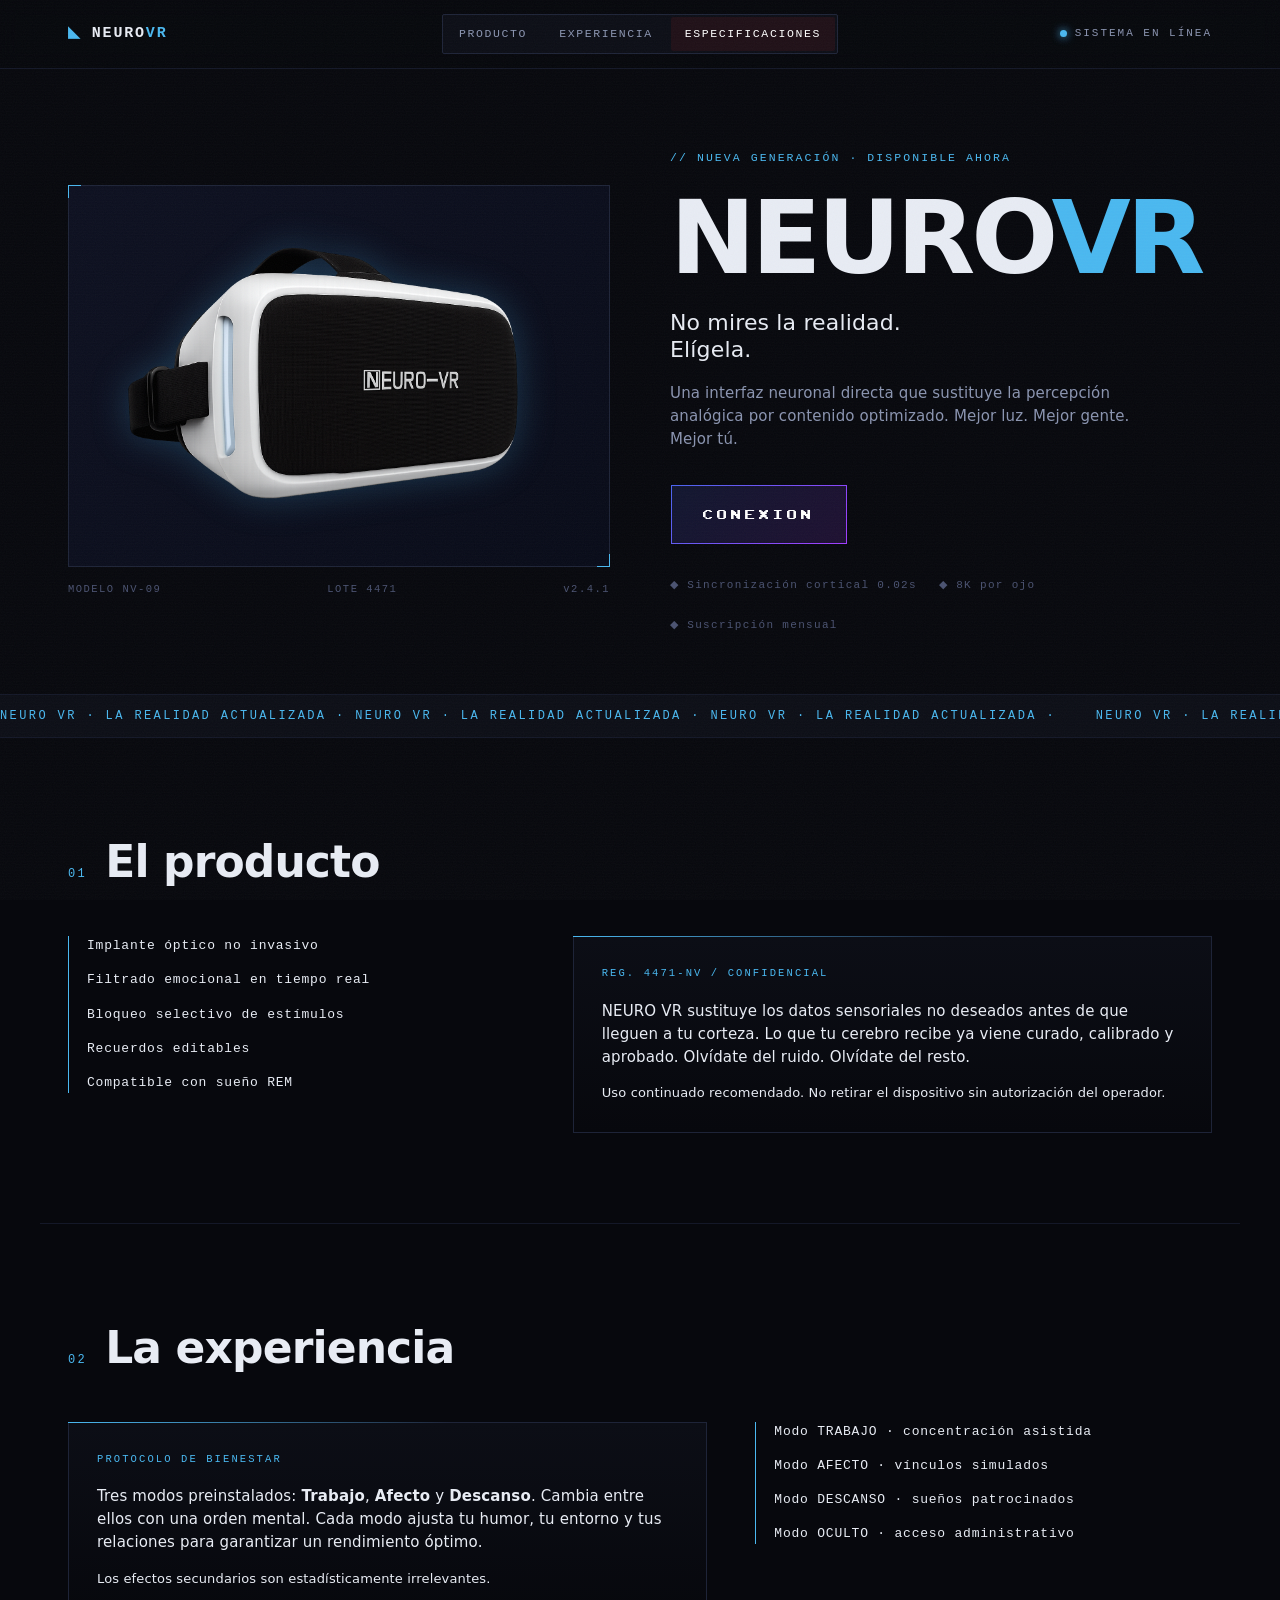
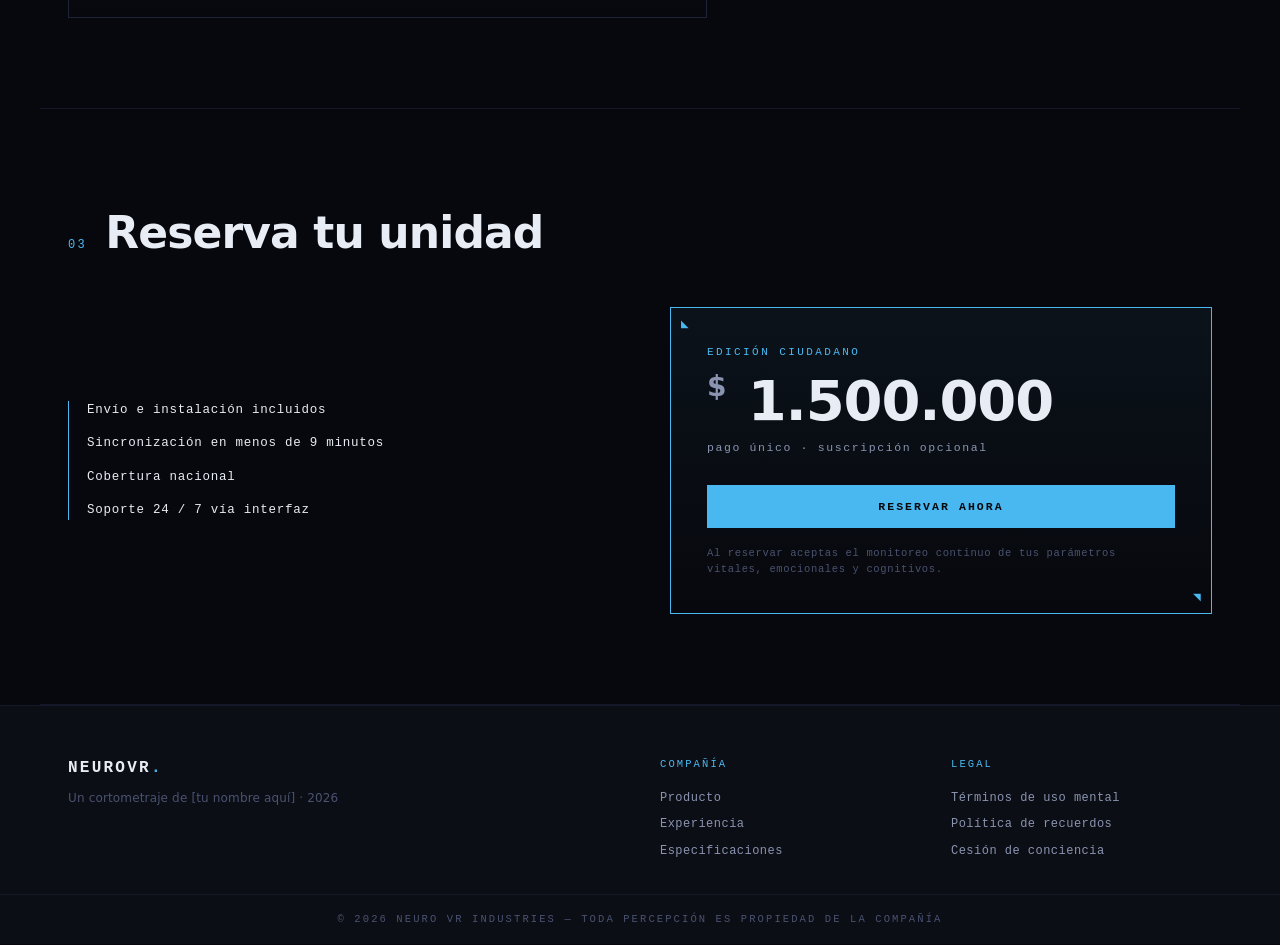
<file: index.html>
<!DOCTYPE html>
<html lang="es">
<head>
<meta charset="UTF-8" />
<meta name="viewport" content="width=device-width, initial-scale=1.0" />
<title>NEURO VR — La realidad que mereces</title>
<link rel="stylesheet" href="styles.css" />
</head>
<body>
  <div class="scanlines"></div>
  <div class="grain"></div>

  <header class="nav">
    <div class="nav-inner">
      <a href="#top" class="brand">
        <span class="brand-mark">◣</span>
        <span class="brand-name">NEURO<span>VR</span></span>
      </a>
      <nav class="tabs">
        <a href="#producto" class="tab">Producto</a>
        <a href="#experiencia" class="tab">Experiencia</a>
        <a href="#especificaciones" class="tab">Especificaciones</a>
      </nav>
      <div class="status">
        <span class="dot"></span>
        <span class="status-text">SISTEMA EN LÍNEA</span>
      </div>
    </div>
  </header>

  <main id="top">
    <!-- HERO -->
    <section class="hero">
      <div class="hero-grid">
        <div class="hero-visual">
          <div class="device">
            <div class="device-glow"></div>
            <img src="./assets/neurosinfondo.png" alt="Neuro VR — Modelo NV-09" class="device-img" />
          </div>
          <div class="device-meta">
            <span>MODELO NV-09</span>
            <span>LOTE 4471</span>
            <span>v2.4.1</span>
          </div>
        </div>

        <div class="hero-copy">
          <div class="eyebrow">// nueva generación · disponible ahora</div>
          <h1 class="hero-title">NEURO<span class="accent">VR</span></h1>
          <p class="hero-tagline">No mires la realidad.<br/>Elígela.</p>
          <p class="hero-desc">
            Una interfaz neuronal directa que sustituye la percepción analógica
            por contenido optimizado. Mejor luz. Mejor gente. Mejor tú.
          </p>

          <!-- BOTÓN CONEXION -->
          <a href="desconexion.html" class="btn-glitch" id="btnConexion">
            <span class="glitch-des">DES</span><span class="glitch-text">CONEXION</span>
          </a>

          <div class="hero-strip">
            <span>◆ Sincronización cortical 0.02s</span>
            <span>◆ 8K por ojo</span>
            <span>◆ Suscripción mensual</span>
          </div>
        </div>
      </div>
    </section>

    <!-- TICKER -->
    <div class="ticker">
      <div class="ticker-track">
        <span>NEURO VR · LA REALIDAD ACTUALIZADA · NEURO VR · LA REALIDAD ACTUALIZADA · NEURO VR · LA REALIDAD ACTUALIZADA ·&nbsp;</span>
        <span>NEURO VR · LA REALIDAD ACTUALIZADA · NEURO VR · LA REALIDAD ACTUALIZADA · NEURO VR · LA REALIDAD ACTUALIZADA ·&nbsp;</span>
      </div>
    </div>

    <!-- PRODUCTO / INFO 1 -->
    <section id="producto" class="section info-block">
      <div class="section-head">
        <span class="section-num">01</span>
        <h2>El producto</h2>
      </div>
      <div class="info-grid">
        <ul class="bullets">
          <li>Implante óptico no invasivo</li>
          <li>Filtrado emocional en tiempo real</li>
          <li>Bloqueo selectivo de estímulos</li>
          <li>Recuerdos editables</li>
          <li>Compatible con sueño REM</li>
        </ul>
        <div class="frame-box">
          <div class="frame-label">REG. 4471-NV / CONFIDENCIAL</div>
          <p>
            NEURO VR sustituye los datos sensoriales no deseados antes de que
            lleguen a tu corteza. Lo que tu cerebro recibe ya viene curado,
            calibrado y aprobado. Olvídate del ruido. Olvídate del resto.
          </p>
          <p class="muted">
            Uso continuado recomendado. No retirar el dispositivo sin autorización del operador.
          </p>
        </div>
      </div>
    </section>

    <!-- EXPERIENCIA / INFO 2 -->
    <section id="experiencia" class="section info-block alt">
      <div class="section-head">
        <span class="section-num">02</span>
        <h2>La experiencia</h2>
      </div>
      <div class="info-grid reverse">
        <div class="frame-box">
          <div class="frame-label">PROTOCOLO DE BIENESTAR</div>
          <p>
            Tres modos preinstalados: <strong>Trabajo</strong>, <strong>Afecto</strong>
            y <strong>Descanso</strong>. Cambia entre ellos con una orden mental.
            Cada modo ajusta tu humor, tu entorno y tus relaciones para garantizar
            un rendimiento óptimo.
          </p>
          <p class="muted">
            Los efectos secundarios son estadísticamente irrelevantes.
          </p>
        </div>
        <ul class="bullets">
          <li>Modo TRABAJO · concentración asistida</li>
          <li>Modo AFECTO · vínculos simulados</li>
          <li>Modo DESCANSO · sueños patrocinados</li>
          <li>Modo OCULTO · acceso administrativo</li>
        </ul>
      </div>
    </section>

    <!-- ESPECIFICACIONES + PRECIO -->
    <section id="especificaciones" class="section price-block">
      <div class="section-head">
        <span class="section-num">03</span>
        <h2>Reserva tu unidad</h2>
      </div>

      <div class="price-grid">
        <ul class="bullets compact">
          <li>Envío e instalación incluidos</li>
          <li>Sincronización en menos de 9 minutos</li>
          <li>Cobertura nacional</li>
          <li>Soporte 24 / 7 vía interfaz</li>
        </ul>

        <div class="price-card">
          <div class="price-label">EDICIÓN CIUDADANO</div>
          <div class="price-amount">
            <span class="currency">$</span>
            <span class="number">1.500.000</span>
          </div>
          <div class="price-sub">pago único · suscripción opcional</div>
          <button id="btnReservar" class="btn btn-primary full">RESERVAR AHORA</button>
          <div class="price-fine">
            Al reservar aceptas el monitoreo continuo de tus parámetros vitales,
            emocionales y cognitivos.
          </div>
        </div>
      </div>
    </section>
  </main>

  <footer class="foot">
    <div class="foot-inner">
      <div>
        <div class="foot-brand">NEUROVR<span class="accent">.</span></div>
        <div class="muted small">Un cortometraje de [tu nombre aquí] · 2026</div>
      </div>
      <div class="foot-cols">
        <div>
          <div class="foot-h">Compañía</div>
          <a href="#producto">Producto</a>
          <a href="#experiencia">Experiencia</a>
          <a href="#especificaciones">Especificaciones</a>
        </div>
        <div>
          <div class="foot-h">Legal</div>
          <a href="#">Términos de uso mental</a>
          <a href="#">Política de recuerdos</a>
          <a href="#">Cesión de conciencia</a>
        </div>
      </div>
    </div>
    <div class="foot-strip">
      © 2026 NEURO VR INDUSTRIES — TODA PERCEPCIÓN ES PROPIEDAD DE LA COMPAÑÍA
    </div>
  </footer>

  <!-- MODAL DE COMPRA -->
  <div class="modal-overlay" id="purchaseModal">
    <div class="modal-box">
      <button class="modal-close" onclick="closePurchaseModal()">✕</button>
      <div class="modal-content">
        <div class="modal-badge">// COMPRA COMPLETADA</div>
        <h2 class="modal-title">GRACIAS POR TU COMPRA</h2>
        <p class="modal-text">Tu NEURO-VR ha sido reservado exitosamente.</p>
        <p class="modal-subtext">Acércate a un agente de ventas para completar tu instalación y sincronización.</p>
        <div class="modal-actions">
          <!-- <button class="btn btn-secondary" onclick="closePurchaseModal()">RECLAMA TU NEURO-VR</button> -->
          <a href="desconexion.html" class="btn btn-primary">EXPLORAR DESCONEXION</a>
        </div>
      </div>
    </div>
  </div>

  <!-- <audio id="soundtrack" src="assets/soundtrack.wav" loop preload="auto"></audio> -->
  <script src="script.js"></script>
</body>
</html>
</file>
<file: styles.css>
@font-face {
  font-family: "ArcadeClassic";
  src: url("assets/font/ARCADECLASSIC.TTF") format("truetype");
  font-weight: normal;
  font-style: normal;
}

:root {
  --bg: #07080d;
  --bg-2: #0c0e16;
  --fg: #e8ecf4;
  --fg-dim: #8a94b0;
  --muted: #4a5270;
  --line: #141828;
  --line-2: #1e2438;
  --accent: #4ab8f0;
  --accent-2: #6ecfff;
  --mono: "JetBrains Mono", "IBM Plex Mono", ui-monospace, Menlo, Consolas, monospace;
  --sans: "Inter", "Helvetica Neue", system-ui, -apple-system, sans-serif;
}

* { box-sizing: border-box; }
html, body {
  margin: 0;
  padding: 0;
  background: var(--bg);
  color: var(--fg);
  font-family: var(--sans);
  font-size: 15px;
  line-height: 1.55;
  letter-spacing: 0.01em;
  scroll-behavior: smooth;
  overflow-x: hidden;
}

a { color: inherit; text-decoration: none; }
button { font-family: inherit; }

/* ───── Overlays ───── */
.scanlines {
  position: fixed; inset: 0;
  pointer-events: none;
  background: repeating-linear-gradient(
    to bottom,
    rgba(255,255,255,0.015) 0px,
    rgba(255,255,255,0.015) 1px,
    transparent 1px,
    transparent 3px
  );
  z-index: 9998;
  mix-blend-mode: overlay;
}
.grain {
  position: fixed; inset: 0;
  pointer-events: none;
  opacity: 0.08;
  z-index: 9999;
  background-image: url("data:image/svg+xml;utf8,<svg xmlns='http://www.w3.org/2000/svg' width='200' height='200'><filter id='n'><feTurbulence type='fractalNoise' baseFrequency='0.9' numOctaves='2' stitchTiles='stitch'/></filter><rect width='100%' height='100%' filter='url(%23n)' opacity='0.5'/></svg>");
}

/* ───── Nav ───── */
.nav {
  position: sticky; top: 0; z-index: 50;
  background: rgba(7,8,13,0.88);
  backdrop-filter: blur(10px);
  border-bottom: 1px solid var(--line);
}
.nav-inner {
  max-width: 1200px;
  margin: 0 auto;
  padding: 14px 28px;
  display: grid;
  grid-template-columns: 1fr auto 1fr;
  align-items: center;
  gap: 24px;
}
.brand {
  display: inline-flex;
  align-items: center;
  gap: 10px;
  font-family: var(--mono);
  font-weight: 600;
  font-size: 15px;
  letter-spacing: 0.12em;
}
.brand-mark { color: var(--accent); }
.brand-name span { color: var(--accent); }

.tabs {
  display: flex;
  gap: 4px;
  border: 1px solid var(--line-2);
  border-radius: 2px;
  padding: 2px;
  background: var(--bg-2);
}
.tab {
  font-family: var(--mono);
  font-size: 11.5px;
  letter-spacing: 0.14em;
  text-transform: uppercase;
  padding: 8px 14px;
  color: var(--fg-dim);
  border-radius: 2px;
  transition: color .2s, background .2s;
}
.tab:hover { color: var(--fg); background: rgba(255,255,255,0.03); }

.status {
  justify-self: end;
  display: inline-flex;
  align-items: center;
  gap: 8px;
  font-family: var(--mono);
  font-size: 11px;
  letter-spacing: 0.18em;
  color: var(--fg-dim);
}
.dot {
  width: 7px; height: 7px;
  background: var(--accent);
  border-radius: 50%;
  box-shadow: 0 0 8px var(--accent);
  animation: blink 1.4s infinite ease-in-out;
}
@keyframes blink { 0%,100%{opacity:1} 50%{opacity:.25} }

/* ───── Hero ───── */
.hero {
  max-width: 1200px;
  margin: 0 auto;
  padding: 80px 28px 60px;
}
.hero-grid {
  display: grid;
  grid-template-columns: 1fr 1fr;
  gap: 60px;
  align-items: center;
}
.hero-visual { position: relative; }
.device {
  position: relative;
  padding: 30px;
  border: 1px solid var(--line-2);
  background: linear-gradient(135deg, #0d1020, #080b18);
}
.device::before, .device::after {
  content: "";
  position: absolute;
  width: 12px; height: 12px;
  border: 1px solid var(--accent);
}
.device::before { top: -1px; left: -1px; border-right: none; border-bottom: none; }
.device::after { bottom: -1px; right: -1px; border-left: none; border-top: none; }
.device-glow {
  position: absolute;
  inset: 30%;
  background: radial-gradient(ellipse at center, rgba(74,184,240,0.18), transparent 70%);
  filter: blur(20px);
  z-index: 0;
  animation: pulse 4s infinite ease-in-out;
}
@keyframes pulse { 0%,100%{opacity:.6} 50%{opacity:1} }
.device-img {
  width: 100%;
  height: auto;
  position: relative;
  z-index: 1;
  display: block;
  filter: drop-shadow(0 0 18px rgba(74,184,240,0.25));
  transition: filter .4s ease;
}
.device:hover .device-img {
  filter: drop-shadow(0 0 32px rgba(74,184,240,0.5));
}
.device-meta {
  margin-top: 14px;
  display: flex;
  justify-content: space-between;
  font-family: var(--mono);
  font-size: 10.5px;
  letter-spacing: 0.14em;
  color: var(--muted);
}

.eyebrow {
  font-family: var(--mono);
  font-size: 11.5px;
  letter-spacing: 0.18em;
  color: var(--accent);
  text-transform: uppercase;
  margin-bottom: 24px;
}
.hero-title {
  font-size: clamp(56px, 8vw, 104px);
  line-height: 0.92;
  margin: 0 0 24px;
  letter-spacing: -0.04em;
  font-weight: 800;
}
.hero-title .accent { color: var(--accent); }
.hero-tagline {
  font-size: 22px;
  line-height: 1.25;
  margin: 0 0 18px;
  color: var(--fg);
  font-weight: 500;
}
.hero-desc {
  color: var(--fg-dim);
  max-width: 460px;
  margin: 0 0 32px;
}
.cta-row {
  display: flex;
  gap: 12px;
  margin-bottom: 32px;
  flex-wrap: wrap;
}
.btn {
  display: inline-block;
  padding: 14px 22px;
  font-family: var(--mono);
  font-size: 11.5px;
  letter-spacing: 0.18em;
  text-transform: uppercase;
  border: 1px solid var(--accent);
  cursor: pointer;
  transition: all .2s ease;
  background: transparent;
  color: var(--fg);
}
.btn-primary {
  background: var(--accent);
  color: #07080d;
  font-weight: 700;
}
.btn-primary:hover {
  background: var(--accent-2);
  border-color: var(--accent-2);
  box-shadow: 0 0 24px rgba(74,184,240,0.4);
}
.btn-ghost {
  border-color: var(--line-2);
  color: var(--fg-dim);
}
.btn-ghost:hover { color: var(--fg); border-color: var(--fg-dim); }
.btn.full { width: 100%; text-align: center; }

/* ───── Botón Glitch CONEXION ───── */
.btn-glitch {
  display: inline-flex;
  align-items: center;
  gap: 0;
  padding: 16px 32px;
  margin-bottom: 32px;
  font-family: "ArcadeClassic", var(--mono);
  font-size: 18px;
  letter-spacing: 0.22em;
  text-transform: uppercase;
  text-decoration: none;
  color: #fff;
  background: linear-gradient(135deg, rgba(74,100,240,0.15), rgba(160,60,255,0.15));
  border: 1px solid transparent;
  background-clip: padding-box;
  position: relative;
  cursor: pointer;
  transition: letter-spacing .2s;
  overflow: hidden;
}
.btn-glitch::before {
  content: "";
  position: absolute;
  inset: 0;
  padding: 1px;
  background: linear-gradient(135deg, #4a64f0, #a03cff);
  -webkit-mask: linear-gradient(#fff 0 0) content-box, linear-gradient(#fff 0 0);
  -webkit-mask-composite: destination-out;
  mask-composite: exclude;
  pointer-events: none;
}
.btn-glitch::after {
  content: attr(data-text);
  position: absolute;
  inset: 0;
  display: flex;
  align-items: center;
  justify-content: center;
  font-family: "ArcadeClassic", var(--mono);
  font-size: 18px;
  letter-spacing: 0.22em;
  color: #a03cff;
  opacity: 0;
  clip-path: inset(0 100% 0 0);
  transition: clip-path .05s;
}

.glitch-des {
  opacity: 0;
  max-width: 0;
  overflow: hidden;
  color: #a03cff;
  transition: opacity .08s, max-width .08s;
  white-space: nowrap;
}
.glitch-text {
  position: relative;
  display: inline-block;
}

/* Glitch idle */
@keyframes glitch-idle-1 {
  0%,94%,100% { transform: none; opacity: 1; }
  95% { transform: translateX(-2px) skewX(-4deg); opacity: .85; }
  96% { transform: translateX(2px) skewX(4deg); opacity: .9; }
  97% { transform: none; }
}
@keyframes glitch-idle-2 {
  0%,94%,100% { clip-path: none; color: #fff; }
  95% { clip-path: inset(30% 0 40% 0); color: #4a64f0; }
  97% { clip-path: inset(60% 0 10% 0); color: #a03cff; }
  98% { clip-path: none; color: #fff; }
}
.glitch-text { animation: glitch-idle-1 3.5s infinite, glitch-idle-2 3.5s infinite; }

/* Glitch hover — mayor */
@keyframes glitch-hover-1 {
  0%,100% { transform: none; }
  10% { transform: translateX(-4px) skewX(-8deg); }
  20% { transform: translateX(4px) skewX(6deg); }
  30% { transform: translateX(-2px); }
  40% { transform: none; }
  55% { transform: translateX(3px) skewX(-5deg); }
  65% { transform: translateX(-3px); }
  70% { transform: none; }
}
@keyframes glitch-hover-2 {
  0%,100% { clip-path: none; color: #fff; }
  15% { clip-path: inset(20% 0 50% 0); color: #4a64f0; }
  25% { clip-path: inset(70% 0 5% 0); color: #a03cff; }
  35% { clip-path: none; }
  50% { clip-path: inset(10% 0 60% 0); color: #6ecfff; }
  60% { clip-path: none; color: #fff; }
}
.btn-glitch:hover .glitch-text {
  animation: glitch-hover-1 .4s infinite, glitch-hover-2 .4s infinite;
}
.btn-glitch:hover .glitch-des {
  opacity: 1;
  max-width: 80px;
  color: #a03cff;
  text-shadow: 0 0 8px #a03cff, 0 0 2px #fff;
}
.btn-glitch:hover {
  box-shadow: 0 0 28px rgba(160,60,255,0.35), 0 0 10px rgba(74,100,240,0.3);
  letter-spacing: 0.28em;
}

.hero-strip {
  display: flex;
  gap: 22px;
  flex-wrap: wrap;
  font-family: var(--mono);
  font-size: 11px;
  letter-spacing: 0.12em;
  color: var(--muted);
}

/* ───── Ticker ───── */
.ticker {
  border-top: 1px solid var(--line);
  border-bottom: 1px solid var(--line);
  background: var(--bg-2);
  overflow: hidden;
  padding: 12px 0;
}
.ticker-track {
  display: flex;
  white-space: nowrap;
  animation: ticker 35s linear infinite;
  font-family: var(--mono);
  font-size: 12px;
  letter-spacing: 0.2em;
  color: var(--accent);
}
.ticker-track span { padding-right: 30px; }
@keyframes ticker { from { transform: translateX(0); } to { transform: translateX(-50%); } }

/* ───── Sections ───── */
.section {
  max-width: 1200px;
  margin: 0 auto;
  padding: 90px 28px;
  border-bottom: 1px solid var(--line);
}
.section-head {
  display: flex;
  align-items: baseline;
  gap: 18px;
  margin-bottom: 40px;
}
.section-num {
  font-family: var(--mono);
  font-size: 12px;
  letter-spacing: 0.2em;
  color: var(--accent);
}
.section h2 {
  font-size: clamp(28px, 4vw, 44px);
  margin: 0;
  letter-spacing: -0.02em;
  font-weight: 700;
}

/* ───── Info blocks ───── */
.info-grid {
  display: grid;
  grid-template-columns: 1fr 1.4fr;
  gap: 48px;
  align-items: start;
}
.info-grid.reverse { grid-template-columns: 1.4fr 1fr; }

.bullets {
  list-style: none;
  padding: 0;
  margin: 0;
  display: flex;
  flex-direction: column;
  gap: 14px;
  border-left: 1px solid var(--accent);
  padding-left: 18px;
}
.bullets li {
  font-family: var(--mono);
  font-size: 13px;
  letter-spacing: 0.06em;
  color: var(--fg);
}
.bullets.compact li { font-size: 12.5px; }

.frame-box {
  border: 1px solid var(--line-2);
  padding: 28px;
  background: linear-gradient(180deg, var(--bg-2), var(--bg));
  position: relative;
}
.frame-box::before {
  content: "";
  position: absolute;
  top: -1px; left: -1px; right: -1px;
  height: 1px;
  background: linear-gradient(90deg, var(--accent), transparent 60%);
}
.frame-label {
  font-family: var(--mono);
  font-size: 10.5px;
  letter-spacing: 0.2em;
  color: var(--accent);
  margin-bottom: 18px;
}
.frame-box p { margin: 0 0 14px; color: var(--fg); }
.frame-box p:last-child { margin-bottom: 0; }
.muted { color: var(--muted); font-size: 13px; }
.small { font-size: 12px; }

/* ───── Price ───── */
.price-grid {
  display: grid;
  grid-template-columns: 1fr 1fr;
  gap: 60px;
  align-items: center;
}
.price-card {
  border: 1px solid var(--accent);
  padding: 36px;
  background: linear-gradient(180deg, rgba(74,184,240,0.06), transparent);
  position: relative;
}
.price-card::before, .price-card::after {
  content: "◣";
  position: absolute;
  font-size: 10px;
  color: var(--accent);
}
.price-card::before { top: 8px; left: 10px; }
.price-card::after { bottom: 8px; right: 10px; transform: rotate(180deg); }

.price-label {
  font-family: var(--mono);
  font-size: 11px;
  letter-spacing: 0.22em;
  color: var(--accent);
  margin-bottom: 12px;
}
.price-amount {
  font-size: 56px;
  font-weight: 800;
  letter-spacing: -0.02em;
  line-height: 1;
  margin-bottom: 10px;
}
.price-amount .currency { font-size: 28px; color: var(--fg-dim); margin-right: 4px; vertical-align: top; }
.price-sub {
  font-family: var(--mono);
  font-size: 11.5px;
  letter-spacing: 0.14em;
  color: var(--fg-dim);
  margin-bottom: 28px;
}
.price-fine {
  margin-top: 18px;
  font-family: var(--mono);
  font-size: 10.5px;
  letter-spacing: 0.06em;
  color: var(--muted);
  line-height: 1.5;
}

/* ───── Contact ───── */
.contact-lead {
  font-size: 20px;
  color: var(--fg);
  max-width: 600px;
  margin: 0 0 40px;
}
.contact-form { max-width: 720px; }
.contact-form .row {
  display: grid;
  grid-template-columns: 1fr 1fr;
  gap: 18px;
  margin-bottom: 18px;
}
.contact-form label {
  display: block;
  margin-bottom: 18px;
}
.contact-form label.full { width: 100%; }
.contact-form span {
  display: block;
  font-family: var(--mono);
  font-size: 10.5px;
  letter-spacing: 0.18em;
  color: var(--accent);
  margin-bottom: 8px;
  text-transform: uppercase;
}
.contact-form input,
.contact-form textarea {
  width: 100%;
  background: var(--bg-2);
  border: 1px solid var(--line-2);
  color: var(--fg);
  padding: 14px 16px;
  font-family: var(--mono);
  font-size: 13px;
  outline: none;
  transition: border-color .2s;
  border-radius: 0;
  resize: vertical;
}
.contact-form input:focus,
.contact-form textarea:focus {
  border-color: var(--accent);
}
.form-foot {
  display: flex;
  align-items: center;
  gap: 20px;
  margin-top: 8px;
  flex-wrap: wrap;
}
.form-status {
  font-family: var(--mono);
  font-size: 11px;
  letter-spacing: 0.14em;
  color: var(--accent);
}

/* ───── Footer ───── */
.foot {
  border-top: 1px solid var(--line);
  background: var(--bg-2);
}
.foot-inner {
  max-width: 1200px;
  margin: 0 auto;
  padding: 50px 28px 30px;
  display: grid;
  grid-template-columns: 1fr 1fr;
  gap: 40px;
}
.foot-brand {
  font-family: var(--mono);
  font-weight: 700;
  letter-spacing: 0.14em;
  font-size: 16px;
  margin-bottom: 8px;
}
.foot-brand .accent { color: var(--accent); }
.foot-cols {
  display: grid;
  grid-template-columns: 1fr 1fr;
  gap: 30px;
}
.foot-h {
  font-family: var(--mono);
  font-size: 10.5px;
  letter-spacing: 0.2em;
  color: var(--accent);
  margin-bottom: 12px;
  text-transform: uppercase;
}
.foot-cols a {
  display: block;
  font-family: var(--mono);
  font-size: 12px;
  color: var(--fg-dim);
  padding: 4px 0;
  letter-spacing: 0.04em;
}
.foot-cols a:hover { color: var(--fg); }
.foot-strip {
  border-top: 1px solid var(--line);
  padding: 16px 28px;
  font-family: var(--mono);
  font-size: 10.5px;
  letter-spacing: 0.2em;
  color: var(--muted);
  text-align: center;
}

/* ───── Modal de Compra ───── */
.modal-overlay {
  display: none;
  position: fixed; inset: 0; z-index: 9999;
  background: rgba(0,0,0,0.75);
  backdrop-filter: blur(4px);
  align-items: center; justify-content: center;
}
.modal-overlay.active { display: flex; }

.modal-box {
  position: relative;
  background: linear-gradient(135deg, #0c0e16 0%, #141828 100%);
  border: 1px solid var(--line-2);
  border-radius: 4px;
  max-width: 520px;
  width: 90%;
  padding: 48px;
  box-shadow: 0 20px 60px rgba(0,0,0,0.8), 0 0 40px rgba(74,184,240,0.2);
}

.modal-close {
  position: absolute; top: 16px; right: 16px;
  background: none; border: none;
  color: var(--fg-dim);
  font-size: 20px; cursor: pointer;
  transition: color .2s;
  padding: 4px 8px;
}
.modal-close:hover { color: var(--fg); }

.modal-content {
  text-align: center;
}
.modal-badge {
  font-family: var(--mono);
  font-size: 11px; letter-spacing: 0.2em;
  color: var(--accent);
  margin-bottom: 12px;
}
.modal-title {
  font-family: var(--arcade);
  font-size: 42px; line-height: 1.1;
  letter-spacing: 0.08em;
  color: var(--fg);
  margin-bottom: 20px;
  text-shadow: 0 0 20px rgba(74,184,240,0.3);
}
.modal-text {
  font-size: 16px; line-height: 1.6;
  color: var(--fg);
  margin-bottom: 14px;
}
.modal-subtext {
  font-size: 14px;
  color: var(--fg-dim);
  margin-bottom: 32px;
  line-height: 1.5;
}
.modal-actions {
  display: flex;
  gap: 16px; flex-wrap: wrap;
  justify-content: center;
}
.btn-secondary {
  background: transparent;
  border: 1px solid var(--accent);
  color: var(--accent);
  padding: 12px 28px;
  font-family: var(--mono);
  font-size: 12px; letter-spacing: 0.16em;
  text-transform: uppercase;
  cursor: pointer;
  border-radius: 2px;
  transition: all .2s;
}
.btn-secondary:hover {
  background: rgba(74,184,240,0.1);
  box-shadow: 0 0 16px rgba(74,184,240,0.4);
}

/* ───── Responsive ───── */
@media (max-width: 900px) {
  .nav-inner { grid-template-columns: 1fr auto; }
  .status { display: none; }
  .tabs { grid-column: 1 / -1; overflow-x: auto; }
  .hero-grid,
  .info-grid,
  .info-grid.reverse,
  .price-grid,
  .foot-inner { grid-template-columns: 1fr; }
  .hero { padding-top: 40px; }
  .section { padding: 60px 22px; }
  .contact-form .row { grid-template-columns: 1fr; }
}
</file>
